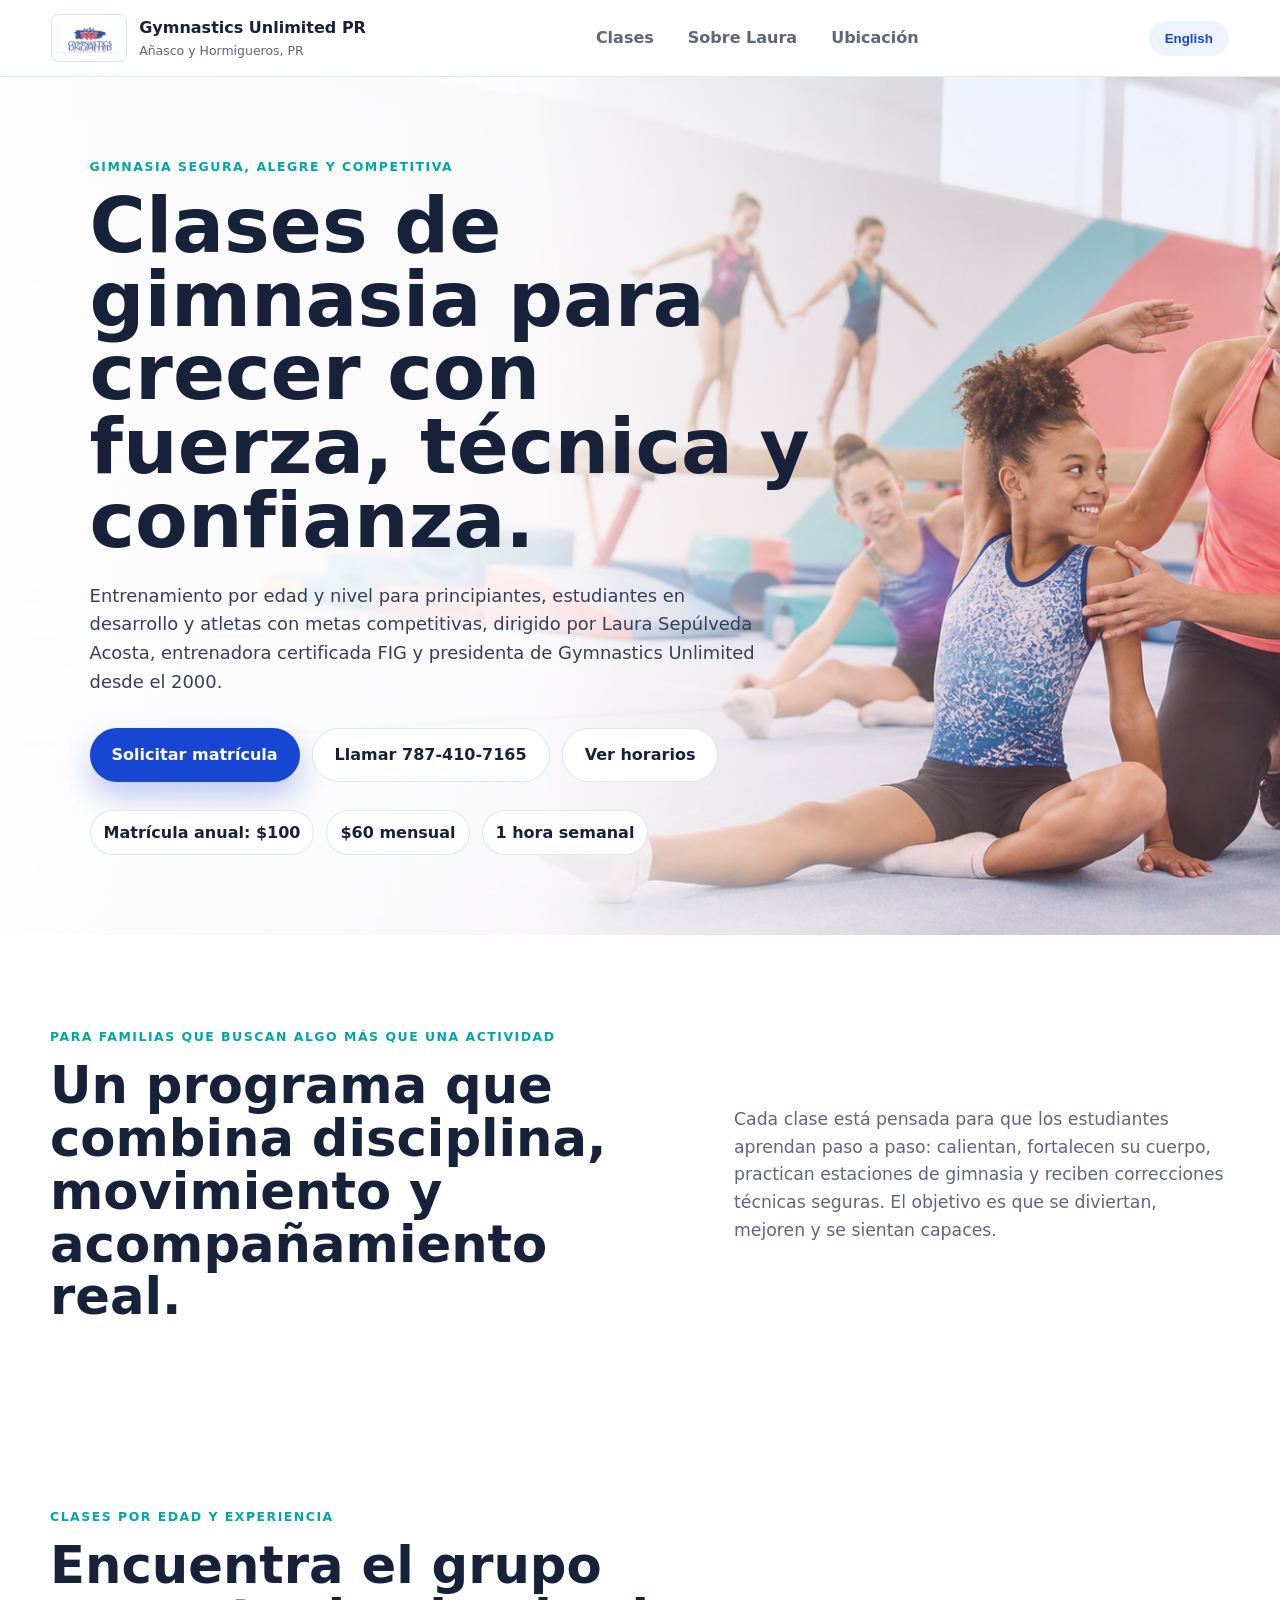
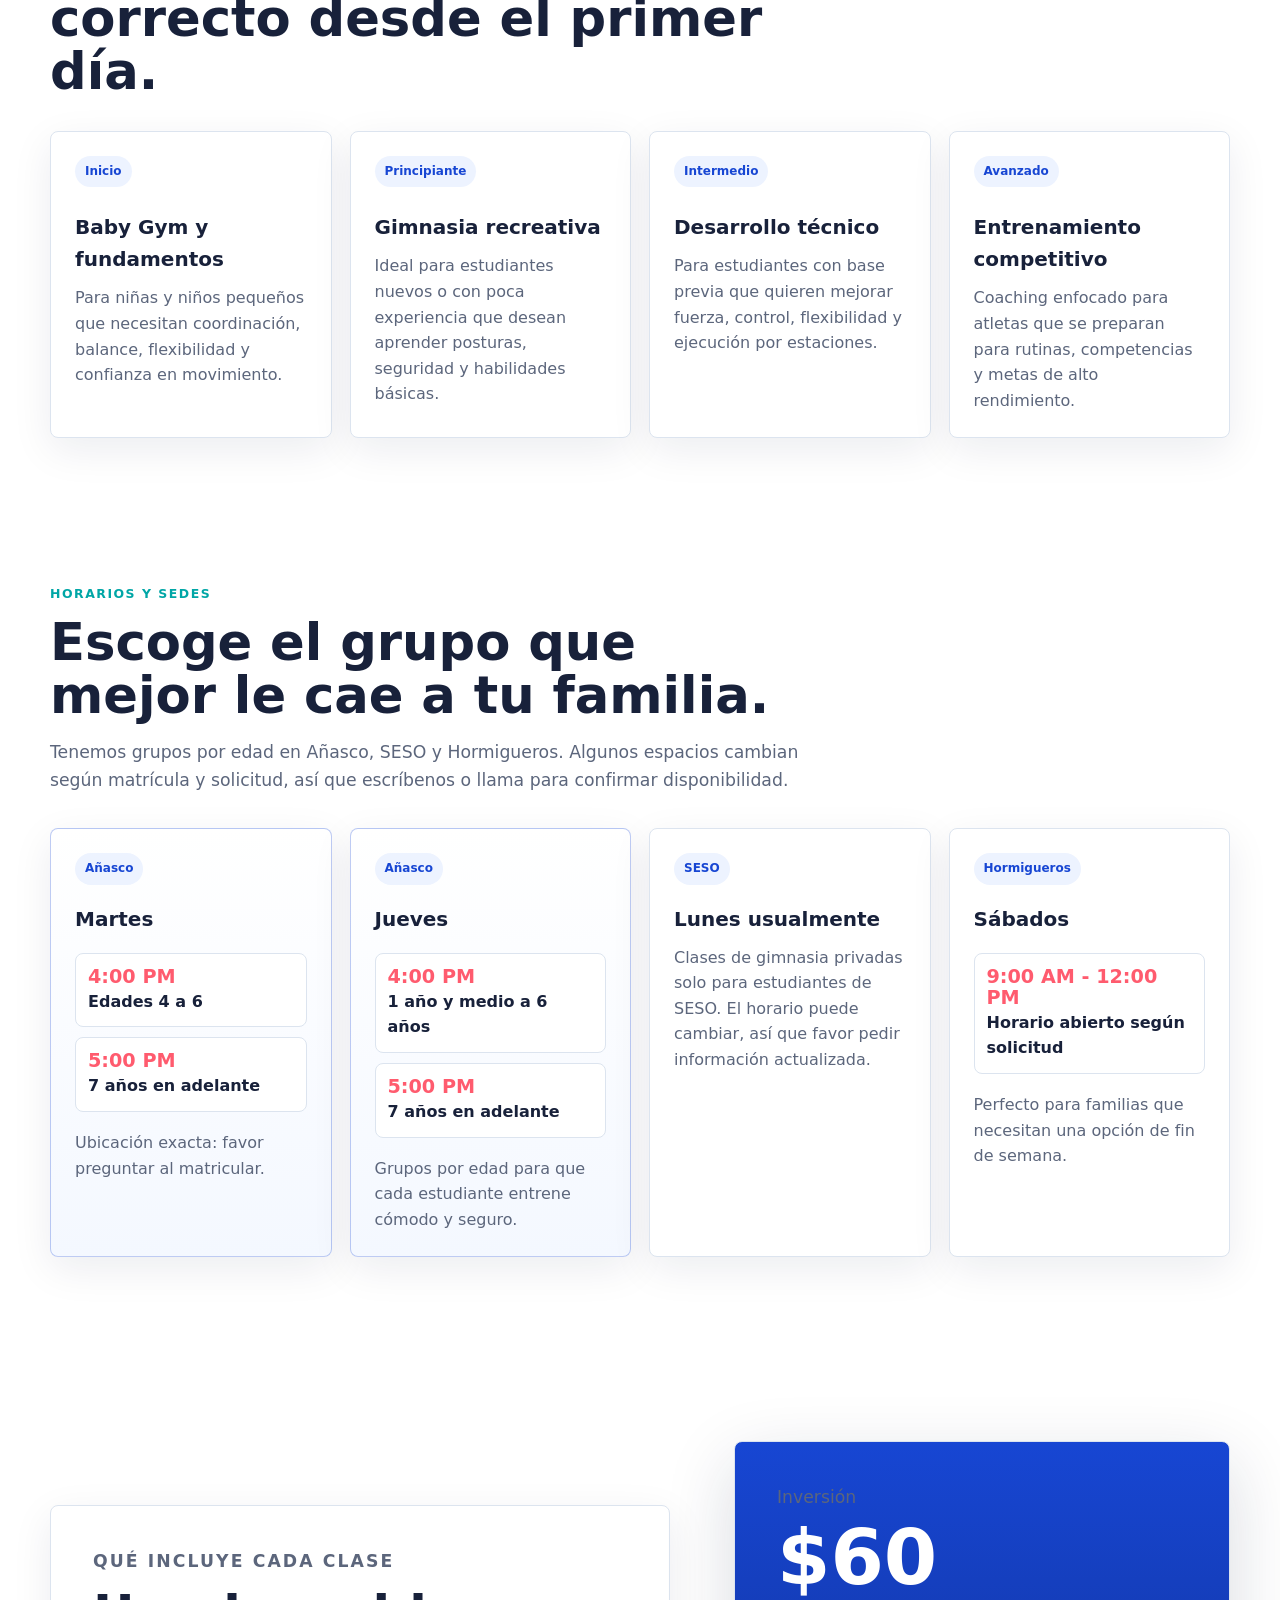
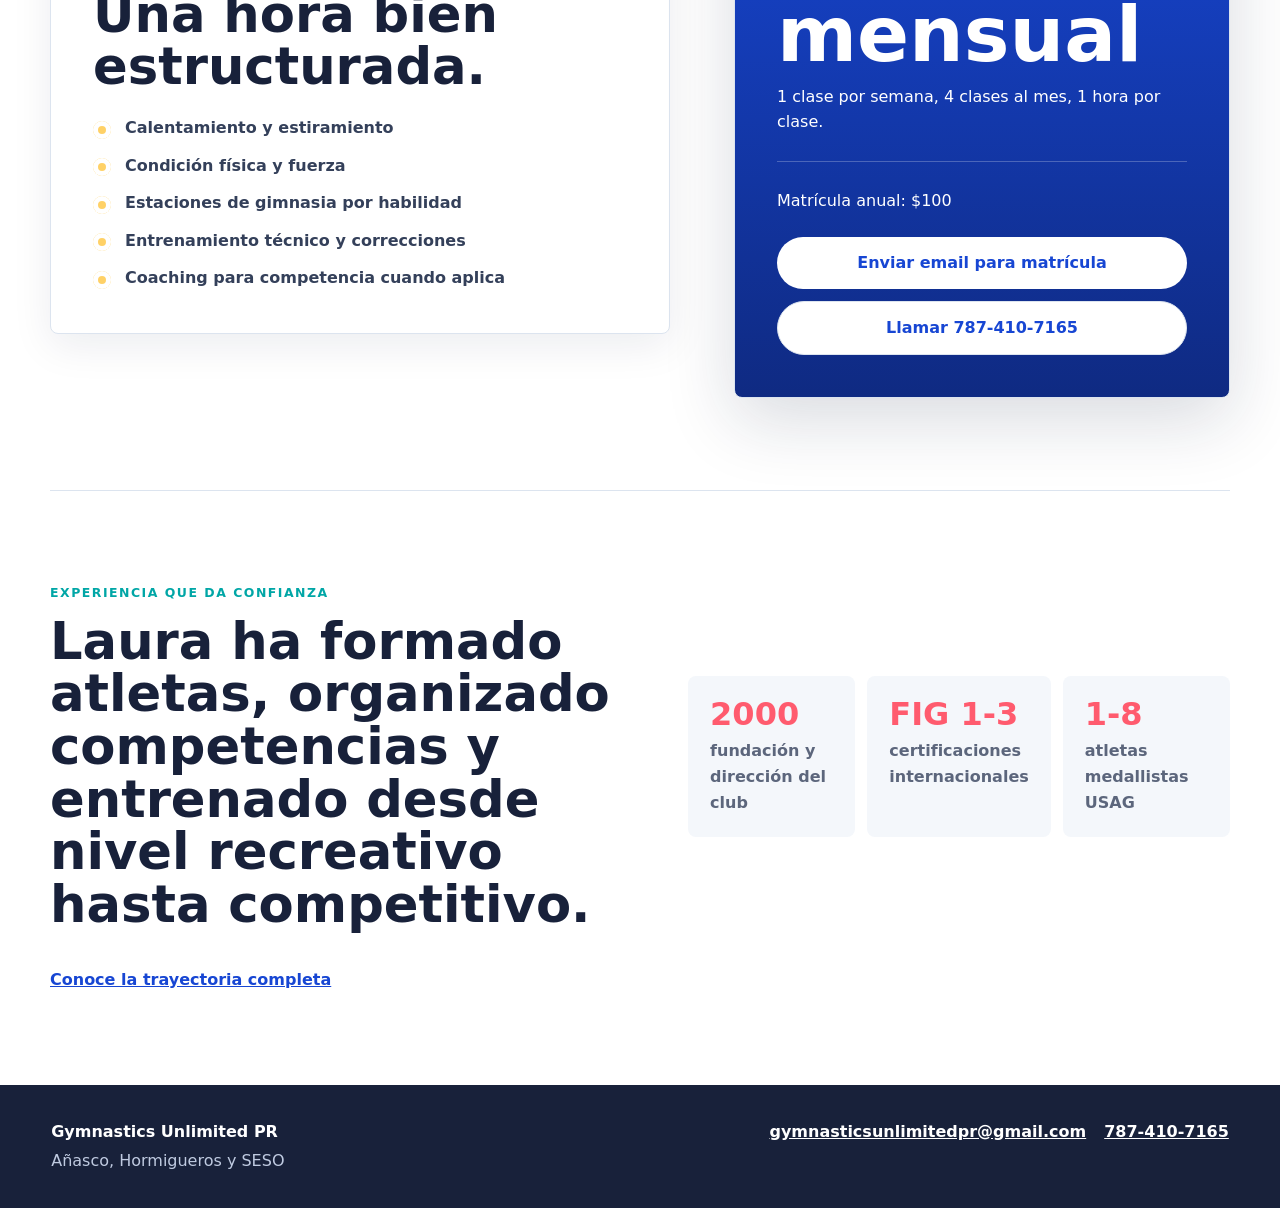
<file: index.html>
<!doctype html>
<html lang="es">
  <head>
    <meta charset="utf-8" />
    <meta name="viewport" content="width=device-width, initial-scale=1" />
    <title>Gymnastics Unlimited PR | Clases de gimnasia en Añasco y Hormigueros</title>
    <meta
      name="description"
      content="Clases de gimnasia en Añasco, Hormigueros y SESO para niñas, niños y jóvenes por edad y nivel. Entrenamiento, condición física, coaching y competencia."
    />
    <link rel="stylesheet" href="styles.css" />
  </head>
  <body>
    <header class="site-header">
      <a class="brand" href="index.html" aria-label="Gymnastics Unlimited PR home">
        <img class="brand-logo" src="assets/gymnastics-unlimited-logo.jpg" alt="Gymnastics Unlimited Puerto Rico logo" />
        <span>
          <strong>Gymnastics Unlimited PR</strong>
          <small data-es="Añasco y Hormigueros, PR" data-en="Anasco and Hormigueros, PR">Añasco y Hormigueros, PR</small>
        </span>
      </a>

      <nav class="nav" aria-label="Main navigation">
        <a href="index.html" data-es="Clases" data-en="Classes">Clases</a>
        <a href="about.html" data-es="Sobre Laura" data-en="About Laura">Sobre Laura</a>
        <a href="location.html" data-es="Ubicación" data-en="Location">Ubicación</a>
      </nav>

      <button class="lang-toggle" type="button" aria-label="Switch language">
        <span data-lang-label>English</span>
      </button>
    </header>

    <main>
      <section class="hero">
        <img class="hero-image" src="assets/gymnastics-hero.png" alt="Clase juvenil de gimnasia con entrenadora y estaciones de practica" />
        <div class="hero-overlay"></div>
        <div class="hero-content">
          <p class="eyebrow" data-es="Gimnasia segura, alegre y competitiva" data-en="Safe, joyful, competitive gymnastics">
            Gimnasia segura, alegre y competitiva
          </p>
          <h1
            data-es="Clases de gimnasia para crecer con fuerza, técnica y confianza."
            data-en="Gymnastics classes that build strength, technique, and confidence."
          >
            Clases de gimnasia para crecer con fuerza, técnica y confianza.
          </h1>
          <p
            class="hero-copy"
            data-es="Entrenamiento por edad y nivel para principiantes, estudiantes en desarrollo y atletas con metas competitivas, dirigido por Laura Sepúlveda Acosta, entrenadora certificada FIG y presidenta de Gymnastics Unlimited desde el 2000."
            data-en="Age and level-based training for beginners, developing students, and athletes with competitive goals, led by Laura Sepulveda Acosta, FIG-certified coach and president of Gymnastics Unlimited since 2000."
          >
            Entrenamiento por edad y nivel para principiantes, estudiantes en desarrollo y atletas con metas competitivas, dirigido por Laura Sepúlveda Acosta, entrenadora certificada FIG y presidenta de Gymnastics Unlimited desde el 2000.
          </p>
          <div class="hero-actions">
            <a class="button primary" href="mailto:gymnasticsunlimitedpr@gmail.com?subject=Solicitud%20de%20matricula%20-%20Gymnastics%20Unlimited%20PR" data-es="Solicitar matrícula" data-en="Request enrollment">
              Solicitar matrícula
            </a>
            <a class="button secondary" href="tel:+17874107165" data-es="Llamar 787-410-7165" data-en="Call 787-410-7165">
              Llamar 787-410-7165
            </a>
            <a class="button secondary" href="#horarios" data-es="Ver horarios" data-en="View schedule">
              Ver horarios
            </a>
          </div>
          <div class="quick-facts" aria-label="Program highlights">
            <span data-es="Matrícula anual: $100" data-en="Annual registration: $100">Matrícula anual: $100</span>
            <span data-es="$60 mensual" data-en="$60 monthly">$60 mensual</span>
            <span data-es="1 hora semanal" data-en="1 hour weekly">1 hora semanal</span>
          </div>
        </div>
      </section>

      <section class="section intro">
        <div>
          <p class="eyebrow" data-es="Para familias que buscan algo más que una actividad" data-en="For families who want more than an activity">
            Para familias que buscan algo más que una actividad
          </p>
          <h2 data-es="Un programa que combina disciplina, movimiento y acompañamiento real." data-en="A program that blends discipline, movement, and real coaching.">
            Un programa que combina disciplina, movimiento y acompañamiento real.
          </h2>
        </div>
        <p
          data-es="Cada clase está pensada para que los estudiantes aprendan paso a paso: calientan, fortalecen su cuerpo, practican estaciones de gimnasia y reciben correcciones técnicas seguras. El objetivo es que se diviertan, mejoren y se sientan capaces."
          data-en="Each class is designed so students learn step by step: they warm up, strengthen their bodies, practice gymnastics stations, and receive safe technical coaching. The goal is for them to have fun, improve, and feel capable."
        >
          Cada clase está pensada para que los estudiantes aprendan paso a paso: calientan, fortalecen su cuerpo, practican estaciones de gimnasia y reciben correcciones técnicas seguras. El objetivo es que se diviertan, mejoren y se sientan capaces.
        </p>
      </section>

      <section class="section" id="programas">
        <div class="section-heading">
          <p class="eyebrow" data-es="Clases por edad y experiencia" data-en="Classes by age and experience">
            Clases por edad y experiencia
          </p>
          <h2 data-es="Encuentra el grupo correcto desde el primer día." data-en="Find the right group from day one.">
            Encuentra el grupo correcto desde el primer día.
          </h2>
        </div>

        <div class="program-grid">
          <article class="program-card">
            <span class="card-tag" data-es="Inicio" data-en="Starter">Inicio</span>
            <h3 data-es="Baby Gym y fundamentos" data-en="Baby Gym and fundamentals">Baby Gym y fundamentos</h3>
            <p data-es="Para niñas y niños pequeños que necesitan coordinación, balance, flexibilidad y confianza en movimiento." data-en="For young children building coordination, balance, flexibility, and confidence in movement.">
              Para niñas y niños pequeños que necesitan coordinación, balance, flexibilidad y confianza en movimiento.
            </p>
          </article>
          <article class="program-card">
            <span class="card-tag" data-es="Principiante" data-en="Beginner">Principiante</span>
            <h3 data-es="Gimnasia recreativa" data-en="Recreational gymnastics">Gimnasia recreativa</h3>
            <p data-es="Ideal para estudiantes nuevos o con poca experiencia que desean aprender posturas, seguridad y habilidades básicas." data-en="Ideal for new or less experienced students learning positions, safety, and basic skills.">
              Ideal para estudiantes nuevos o con poca experiencia que desean aprender posturas, seguridad y habilidades básicas.
            </p>
          </article>
          <article class="program-card">
            <span class="card-tag" data-es="Intermedio" data-en="Intermediate">Intermedio</span>
            <h3 data-es="Desarrollo técnico" data-en="Technical development">Desarrollo técnico</h3>
            <p data-es="Para estudiantes con base previa que quieren mejorar fuerza, control, flexibilidad y ejecución por estaciones." data-en="For students with a foundation who want to improve strength, control, flexibility, and station execution.">
              Para estudiantes con base previa que quieren mejorar fuerza, control, flexibilidad y ejecución por estaciones.
            </p>
          </article>
          <article class="program-card">
            <span class="card-tag" data-es="Avanzado" data-en="Advanced">Avanzado</span>
            <h3 data-es="Entrenamiento competitivo" data-en="Competition training">Entrenamiento competitivo</h3>
            <p data-es="Coaching enfocado para atletas que se preparan para rutinas, competencias y metas de alto rendimiento." data-en="Focused coaching for athletes preparing routines, competitions, and higher-performance goals.">
              Coaching enfocado para atletas que se preparan para rutinas, competencias y metas de alto rendimiento.
            </p>
          </article>
        </div>
      </section>

      <section class="section schedule-section" id="horarios">
        <div class="section-heading">
          <p class="eyebrow" data-es="Horarios y sedes" data-en="Schedule and locations">Horarios y sedes</p>
          <h2 data-es="Escoge el grupo que mejor le cae a tu familia." data-en="Choose the group that fits your family best.">
            Escoge el grupo que mejor le cae a tu familia.
          </h2>
          <p
            data-es="Tenemos grupos por edad en Añasco, SESO y Hormigueros. Algunos espacios cambian según matrícula y solicitud, así que escríbenos o llama para confirmar disponibilidad."
            data-en="We offer age-based groups in Anasco, SESO, and Hormigueros. Some spots change based on enrollment and requests, so email or call to confirm availability."
          >
            Tenemos grupos por edad en Añasco, SESO y Hormigueros. Algunos espacios cambian según matrícula y solicitud, así que escríbenos o llama para confirmar disponibilidad.
          </p>
        </div>

        <div class="schedule-grid">
          <article class="schedule-card featured">
            <span data-es="Añasco" data-en="Anasco">Añasco</span>
            <h3 data-es="Martes" data-en="Tuesdays">Martes</h3>
            <ul>
              <li><strong data-es="4:00 PM" data-en="4:00 PM">4:00 PM</strong><em data-es="Edades 4 a 6" data-en="Ages 4 to 6">Edades 4 a 6</em></li>
              <li><strong data-es="5:00 PM" data-en="5:00 PM">5:00 PM</strong><em data-es="7 años en adelante" data-en="Ages 7 and up">7 años en adelante</em></li>
            </ul>
            <p data-es="Ubicación exacta: favor preguntar al matricular." data-en="Exact location: please ask when enrolling.">Ubicación exacta: favor preguntar al matricular.</p>
          </article>

          <article class="schedule-card featured">
            <span data-es="Añasco" data-en="Anasco">Añasco</span>
            <h3 data-es="Jueves" data-en="Thursdays">Jueves</h3>
            <ul>
              <li><strong data-es="4:00 PM" data-en="4:00 PM">4:00 PM</strong><em data-es="1 año y medio a 6 años" data-en="1.5 to 6 years old">1 año y medio a 6 años</em></li>
              <li><strong data-es="5:00 PM" data-en="5:00 PM">5:00 PM</strong><em data-es="7 años en adelante" data-en="Ages 7 and up">7 años en adelante</em></li>
            </ul>
            <p data-es="Grupos por edad para que cada estudiante entrene cómodo y seguro." data-en="Age-based groups so every student trains comfortably and safely.">Grupos por edad para que cada estudiante entrene cómodo y seguro.</p>
          </article>

          <article class="schedule-card">
            <span data-es="SESO" data-en="SESO">SESO</span>
            <h3 data-es="Lunes usualmente" data-en="Usually Mondays">Lunes usualmente</h3>
            <p
              data-es="Clases de gimnasia privadas solo para estudiantes de SESO. El horario puede cambiar, así que favor pedir información actualizada."
              data-en="Private gymnastics classes for SESO students only. The schedule can change, so please ask for the latest information."
            >
              Clases de gimnasia privadas solo para estudiantes de SESO. El horario puede cambiar, así que favor pedir información actualizada.
            </p>
          </article>

          <article class="schedule-card">
            <span data-es="Hormigueros" data-en="Hormigueros">Hormigueros</span>
            <h3 data-es="Sábados" data-en="Saturdays">Sábados</h3>
            <ul>
              <li><strong data-es="9:00 AM - 12:00 PM" data-en="9:00 AM - 12:00 PM">9:00 AM - 12:00 PM</strong><em data-es="Horario abierto según solicitud" data-en="Open schedule based on requests">Horario abierto según solicitud</em></li>
            </ul>
            <p data-es="Perfecto para familias que necesitan una opción de fin de semana." data-en="Perfect for families who need a weekend option.">Perfecto para familias que necesitan una opción de fin de semana.</p>
          </article>
        </div>
      </section>

      <section class="section split">
        <div class="panel">
          <p class="eyebrow" data-es="Qué incluye cada clase" data-en="What each class includes">Qué incluye cada clase</p>
          <h2 data-es="Una hora bien estructurada." data-en="One well-structured hour.">Una hora bien estructurada.</h2>
          <ul class="check-list">
            <li data-es="Calentamiento y estiramiento" data-en="Warm up and stretching">Calentamiento y estiramiento</li>
            <li data-es="Condición física y fuerza" data-en="Physical conditioning and strength">Condición física y fuerza</li>
            <li data-es="Estaciones de gimnasia por habilidad" data-en="Gymnastics stations by skill">Estaciones de gimnasia por habilidad</li>
            <li data-es="Entrenamiento técnico y correcciones" data-en="Technical training and corrections">Entrenamiento técnico y correcciones</li>
            <li data-es="Coaching para competencia cuando aplica" data-en="Competition coaching when applicable">Coaching para competencia cuando aplica</li>
          </ul>
        </div>

        <div class="price-card" aria-label="Pricing">
          <p data-es="Inversión" data-en="Investment">Inversión</p>
          <strong data-es="$60 mensual" data-en="$60 monthly">$60 mensual</strong>
          <span data-es="1 clase por semana, 4 clases al mes, 1 hora por clase." data-en="1 class per week, 4 classes per month, 1 hour per class.">
            1 clase por semana, 4 clases al mes, 1 hora por clase.
          </span>
          <hr />
          <span data-es="Matrícula anual: $100" data-en="Annual registration: $100">Matrícula anual: $100</span>
          <a class="button primary full" href="mailto:gymnasticsunlimitedpr@gmail.com?subject=Solicitud%20de%20matricula%20-%20Gymnastics%20Unlimited%20PR" data-es="Enviar email para matrícula" data-en="Email to enroll">
            Enviar email para matrícula
          </a>
          <a class="button secondary full" href="tel:+17874107165" data-es="Llamar 787-410-7165" data-en="Call 787-410-7165">
            Llamar 787-410-7165
          </a>
        </div>
      </section>

      <section class="section proof">
        <div>
          <p class="eyebrow" data-es="Experiencia que da confianza" data-en="Experience families can trust">Experiencia que da confianza</p>
          <h2 data-es="Laura ha formado atletas, organizado competencias y entrenado desde nivel recreativo hasta competitivo." data-en="Laura has trained athletes, organized competitions, and coached from recreational to competitive levels.">
            Laura ha formado atletas, organizado competencias y entrenado desde nivel recreativo hasta competitivo.
          </h2>
        </div>
        <div class="stats">
          <div><strong>2000</strong><span data-es="fundación y dirección del club" data-en="club leadership began">fundación y dirección del club</span></div>
          <div><strong>FIG 1-3</strong><span data-es="certificaciones internacionales" data-en="international certifications">certificaciones internacionales</span></div>
          <div><strong>1-8</strong><span data-es="atletas medallistas USAG" data-en="USAG medalist athletes">atletas medallistas USAG</span></div>
        </div>
        <a class="text-link" href="about.html" data-es="Conoce la trayectoria completa" data-en="See the full background">Conoce la trayectoria completa</a>
      </section>
    </main>

    <footer class="footer">
      <div>
        <strong>Gymnastics Unlimited PR</strong>
        <p data-es="Añasco, Hormigueros y SESO" data-en="Anasco, Hormigueros, and SESO">Añasco, Hormigueros y SESO</p>
      </div>
      <div class="footer-contact">
        <a href="mailto:gymnasticsunlimitedpr@gmail.com">gymnasticsunlimitedpr@gmail.com</a>
        <a href="tel:+17874107165">787-410-7165</a>
      </div>
    </footer>

    <script src="script.js"></script>
  </body>
</html>
</file>
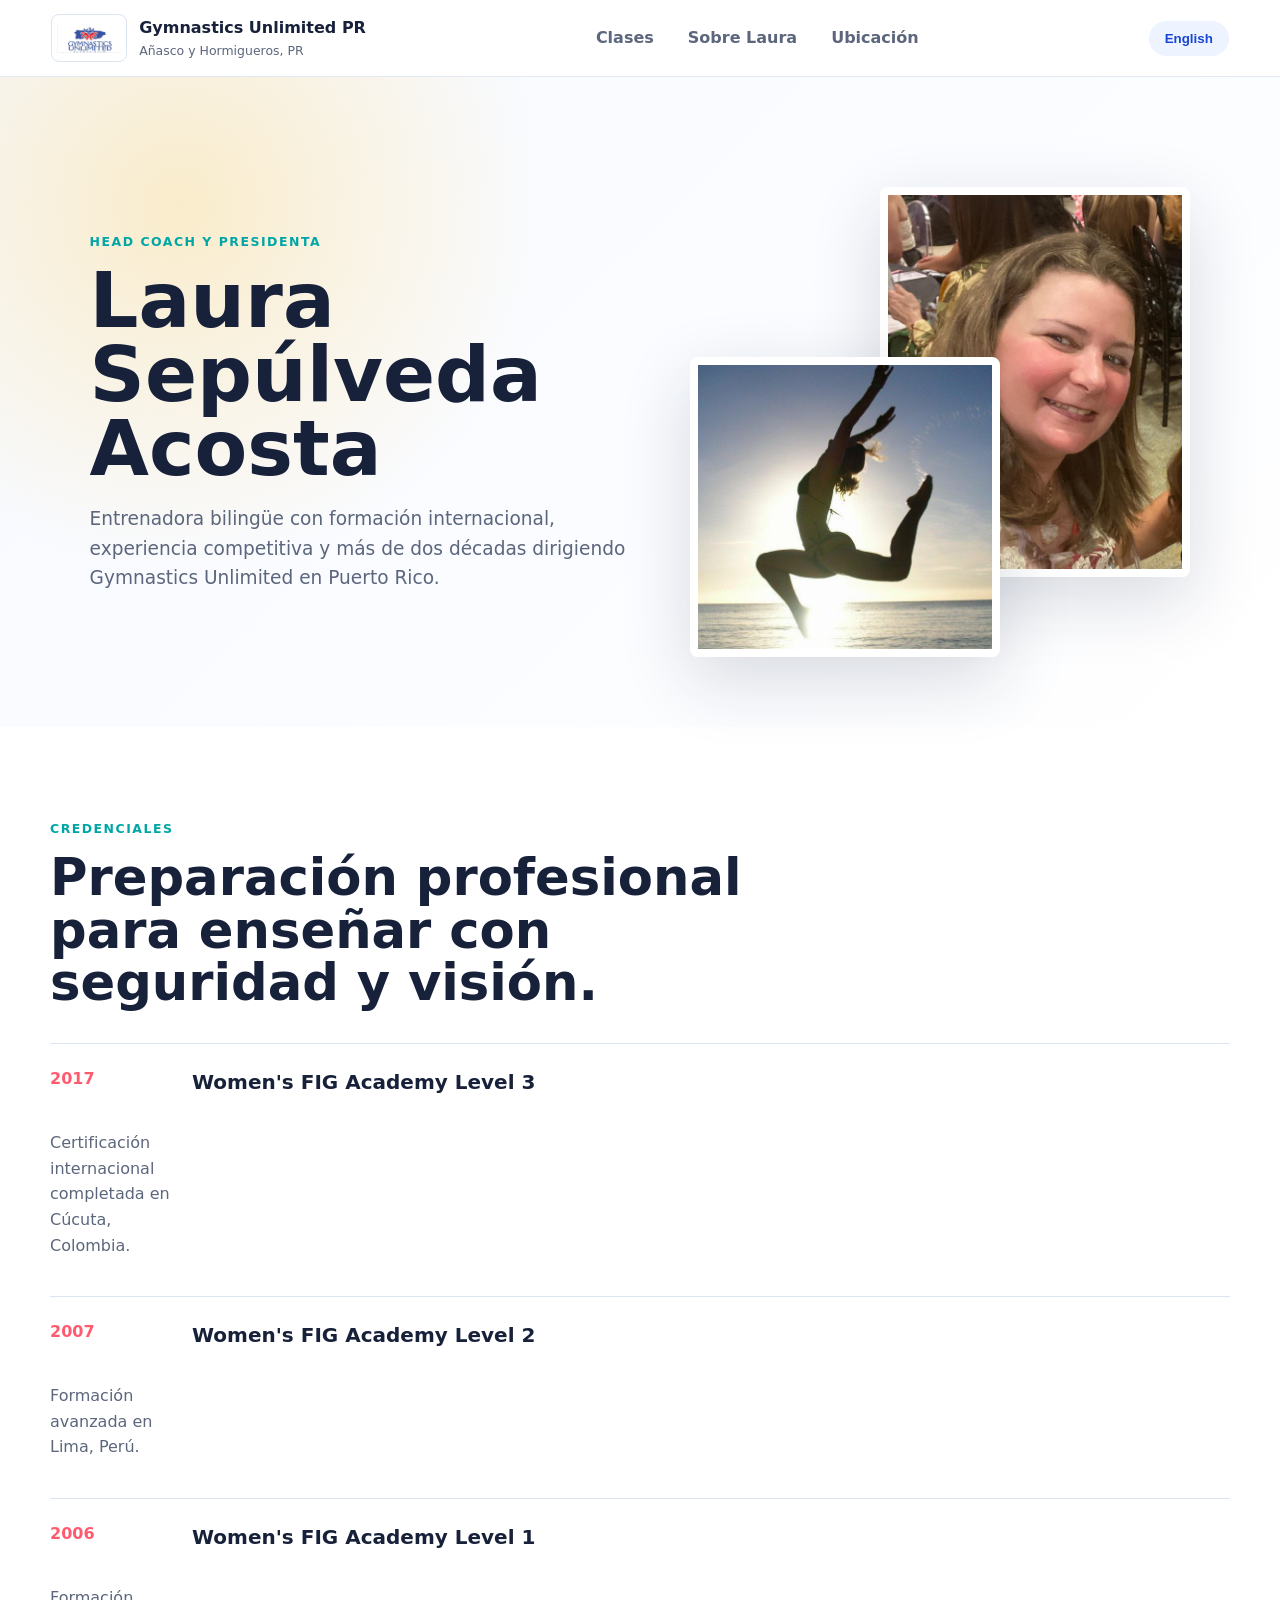
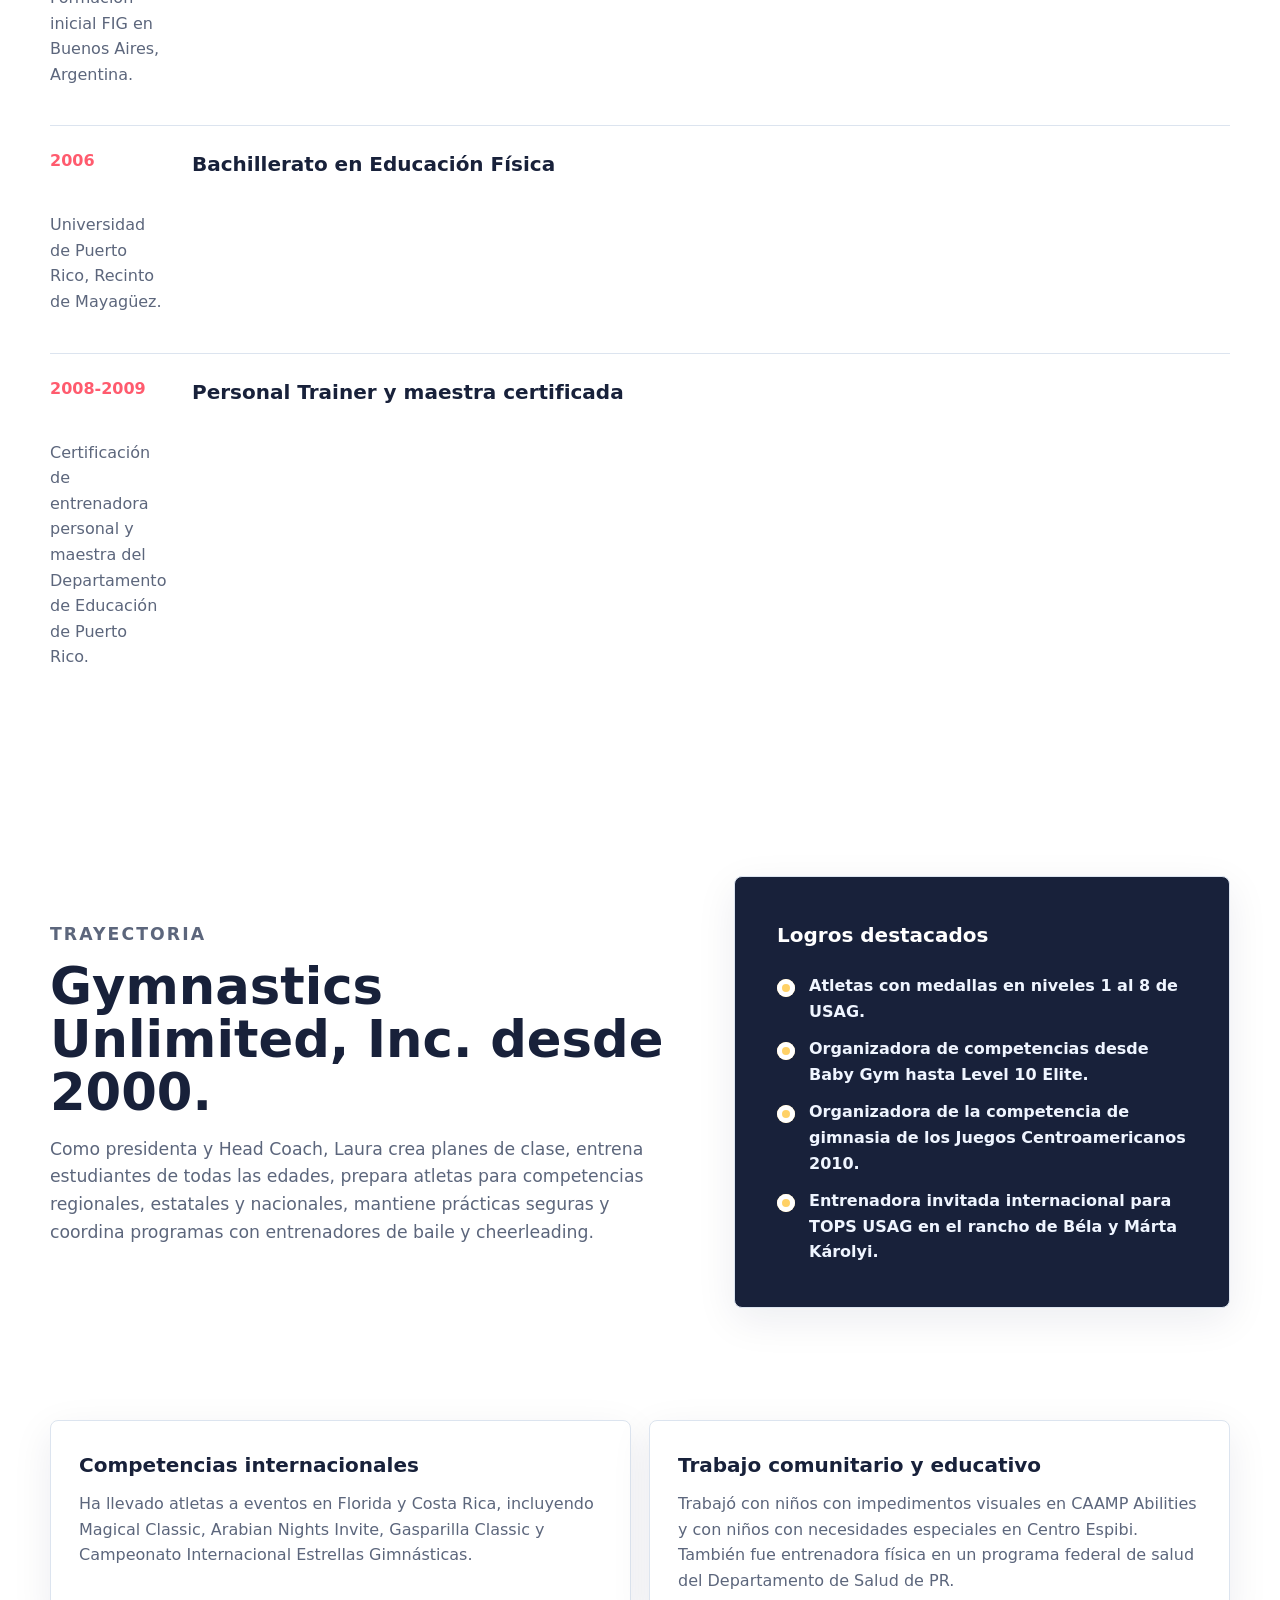
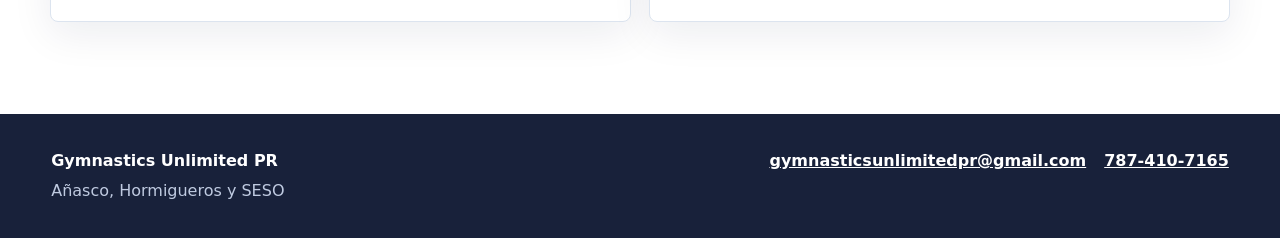
<file: about.html>
<!doctype html>
<html lang="es">
  <head>
    <meta charset="utf-8" />
    <meta name="viewport" content="width=device-width, initial-scale=1" />
    <title>Sobre Laura | Gymnastics Unlimited PR</title>
    <meta name="description" content="Experiencia, certificaciones y logros de Laura Sepulveda Acosta, head coach de Gymnastics Unlimited PR." />
    <link rel="stylesheet" href="styles.css" />
  </head>
  <body>
    <header class="site-header">
      <a class="brand" href="index.html">
        <img class="brand-logo" src="assets/gymnastics-unlimited-logo.jpg" alt="Gymnastics Unlimited Puerto Rico logo" />
        <span><strong>Gymnastics Unlimited PR</strong><small>Añasco y Hormigueros, PR</small></span>
      </a>
      <nav class="nav" aria-label="Main navigation">
        <a href="index.html" data-es="Clases" data-en="Classes">Clases</a>
        <a href="about.html" data-es="Sobre Laura" data-en="About Laura">Sobre Laura</a>
        <a href="location.html" data-es="Ubicación" data-en="Location">Ubicación</a>
      </nav>
      <button class="lang-toggle" type="button" aria-label="Switch language"><span data-lang-label>English</span></button>
    </header>

    <main>
      <section class="page-hero about-hero">
        <div class="about-hero-copy">
          <p class="eyebrow" data-es="Head Coach y presidenta" data-en="Head Coach and president">Head Coach y presidenta</p>
          <h1 data-es="Laura Sepúlveda Acosta" data-en="Laura Sepulveda Acosta">Laura Sepúlveda Acosta</h1>
          <p
            data-es="Entrenadora bilingüe con formación internacional, experiencia competitiva y más de dos décadas dirigiendo Gymnastics Unlimited en Puerto Rico."
            data-en="A bilingual coach with international training, competitive experience, and more than two decades leading Gymnastics Unlimited in Puerto Rico."
          >
            Entrenadora bilingüe con formación internacional, experiencia competitiva y más de dos décadas dirigiendo Gymnastics Unlimited en Puerto Rico.
          </p>
        </div>
        <div class="about-photo-stack" aria-label="Fotos de Laura Sepulveda Acosta">
          <img class="about-portrait" src="assets/laura-portrait.jpg" alt="Retrato de Laura Sepulveda Acosta" />
          <img class="about-action" src="assets/laura-gymnastics-action.jpg" alt="Laura realizando una figura gimnastica frente al mar" />
        </div>
      </section>

      <section class="section timeline-section">
        <div class="section-heading">
          <p class="eyebrow" data-es="Credenciales" data-en="Credentials">Credenciales</p>
          <h2 data-es="Preparación profesional para enseñar con seguridad y visión." data-en="Professional preparation to teach with safety and vision.">
            Preparación profesional para enseñar con seguridad y visión.
          </h2>
        </div>

        <div class="timeline">
          <article>
            <span>2017</span>
            <h3 data-es="Women's FIG Academy Level 3" data-en="Women's FIG Academy Level 3">Women's FIG Academy Level 3</h3>
            <p data-es="Certificación internacional completada en Cúcuta, Colombia." data-en="International certification completed in Cucuta, Colombia.">Certificación internacional completada en Cúcuta, Colombia.</p>
          </article>
          <article>
            <span>2007</span>
            <h3 data-es="Women's FIG Academy Level 2" data-en="Women's FIG Academy Level 2">Women's FIG Academy Level 2</h3>
            <p data-es="Formación avanzada en Lima, Perú." data-en="Advanced training in Lima, Peru.">Formación avanzada en Lima, Perú.</p>
          </article>
          <article>
            <span>2006</span>
            <h3 data-es="Women's FIG Academy Level 1" data-en="Women's FIG Academy Level 1">Women's FIG Academy Level 1</h3>
            <p data-es="Formación inicial FIG en Buenos Aires, Argentina." data-en="FIG foundational training in Buenos Aires, Argentina.">Formación inicial FIG en Buenos Aires, Argentina.</p>
          </article>
          <article>
            <span>2006</span>
            <h3 data-es="Bachillerato en Educación Física" data-en="Bachelor's in Physical Education">Bachillerato en Educación Física</h3>
            <p data-es="Universidad de Puerto Rico, Recinto de Mayagüez." data-en="University of Puerto Rico, Mayaguez Campus.">Universidad de Puerto Rico, Recinto de Mayagüez.</p>
          </article>
          <article>
            <span>2008-2009</span>
            <h3 data-es="Personal Trainer y maestra certificada" data-en="Personal trainer and certified teacher">Personal Trainer y maestra certificada</h3>
            <p data-es="Certificación de entrenadora personal y maestra del Departamento de Educación de Puerto Rico." data-en="Personal trainer certification and certified teacher with Puerto Rico's Department of Education.">
              Certificación de entrenadora personal y maestra del Departamento de Educación de Puerto Rico.
            </p>
          </article>
        </div>
      </section>

      <section class="section split">
        <div>
          <p class="eyebrow" data-es="Trayectoria" data-en="Experience">Trayectoria</p>
          <h2 data-es="Gymnastics Unlimited, Inc. desde 2000." data-en="Gymnastics Unlimited, Inc. since 2000.">Gymnastics Unlimited, Inc. desde 2000.</h2>
          <p
            data-es="Como presidenta y Head Coach, Laura crea planes de clase, entrena estudiantes de todas las edades, prepara atletas para competencias regionales, estatales y nacionales, mantiene prácticas seguras y coordina programas con entrenadores de baile y cheerleading."
            data-en="As president and Head Coach, Laura creates lesson plans, coaches students of all ages, prepares athletes for regional, state, and national competitions, maintains safe practices, and coordinates programs with dance and cheerleading coaches."
          >
            Como presidenta y Head Coach, Laura crea planes de clase, entrena estudiantes de todas las edades, prepara atletas para competencias regionales, estatales y nacionales, mantiene prácticas seguras y coordina programas con entrenadores de baile y cheerleading.
          </p>
        </div>
        <div class="panel accent">
          <h3 data-es="Logros destacados" data-en="Selected achievements">Logros destacados</h3>
          <ul class="check-list">
            <li data-es="Atletas con medallas en niveles 1 al 8 de USAG." data-en="Athletes with medals in USAG Levels 1 through 8.">Atletas con medallas en niveles 1 al 8 de USAG.</li>
            <li data-es="Organizadora de competencias desde Baby Gym hasta Level 10 Elite." data-en="Organizer of competitions from Baby Gym to Level 10 Elite.">Organizadora de competencias desde Baby Gym hasta Level 10 Elite.</li>
            <li data-es="Organizadora de la competencia de gimnasia de los Juegos Centroamericanos 2010." data-en="Organizer of the gymnastics competition at the 2010 Central American Games.">Organizadora de la competencia de gimnasia de los Juegos Centroamericanos 2010.</li>
            <li data-es="Entrenadora invitada internacional para TOPS USAG en el rancho de Béla y Márta Károlyi." data-en="Invited international coach for TOPS USAG at Bela and Marta Karolyi Ranch.">Entrenadora invitada internacional para TOPS USAG en el rancho de Béla y Márta Károlyi.</li>
          </ul>
        </div>
      </section>

      <section class="section event-grid">
        <article>
          <h3 data-es="Competencias internacionales" data-en="International competitions">Competencias internacionales</h3>
          <p data-es="Ha llevado atletas a eventos en Florida y Costa Rica, incluyendo Magical Classic, Arabian Nights Invite, Gasparilla Classic y Campeonato Internacional Estrellas Gimnásticas." data-en="She has led athletes to events in Florida and Costa Rica, including Magical Classic, Arabian Nights Invite, Gasparilla Classic, and Campeonato Internacional Estrellas Gimnasticas.">
            Ha llevado atletas a eventos en Florida y Costa Rica, incluyendo Magical Classic, Arabian Nights Invite, Gasparilla Classic y Campeonato Internacional Estrellas Gimnásticas.
          </p>
        </article>
        <article>
          <h3 data-es="Trabajo comunitario y educativo" data-en="Community and education work">Trabajo comunitario y educativo</h3>
          <p data-es="Trabajó con niños con impedimentos visuales en CAAMP Abilities y con niños con necesidades especiales en Centro Espibi. También fue entrenadora física en un programa federal de salud del Departamento de Salud de PR." data-en="She worked with visually impaired children at CAAMP Abilities and with children with special needs at Centro Espibi. She also served as a physical fitness trainer in a federal health program with Puerto Rico's Health Department.">
            Trabajó con niños con impedimentos visuales en CAAMP Abilities y con niños con necesidades especiales en Centro Espibi. También fue entrenadora física en un programa federal de salud del Departamento de Salud de PR.
          </p>
        </article>
      </section>
    </main>

    <footer class="footer">
      <div><strong>Gymnastics Unlimited PR</strong><p>Añasco, Hormigueros y SESO</p></div>
      <div class="footer-contact">
        <a href="mailto:gymnasticsunlimitedpr@gmail.com">gymnasticsunlimitedpr@gmail.com</a>
        <a href="tel:+17874107165">787-410-7165</a>
      </div>
    </footer>

    <script src="script.js"></script>
  </body>
</html>
</file>
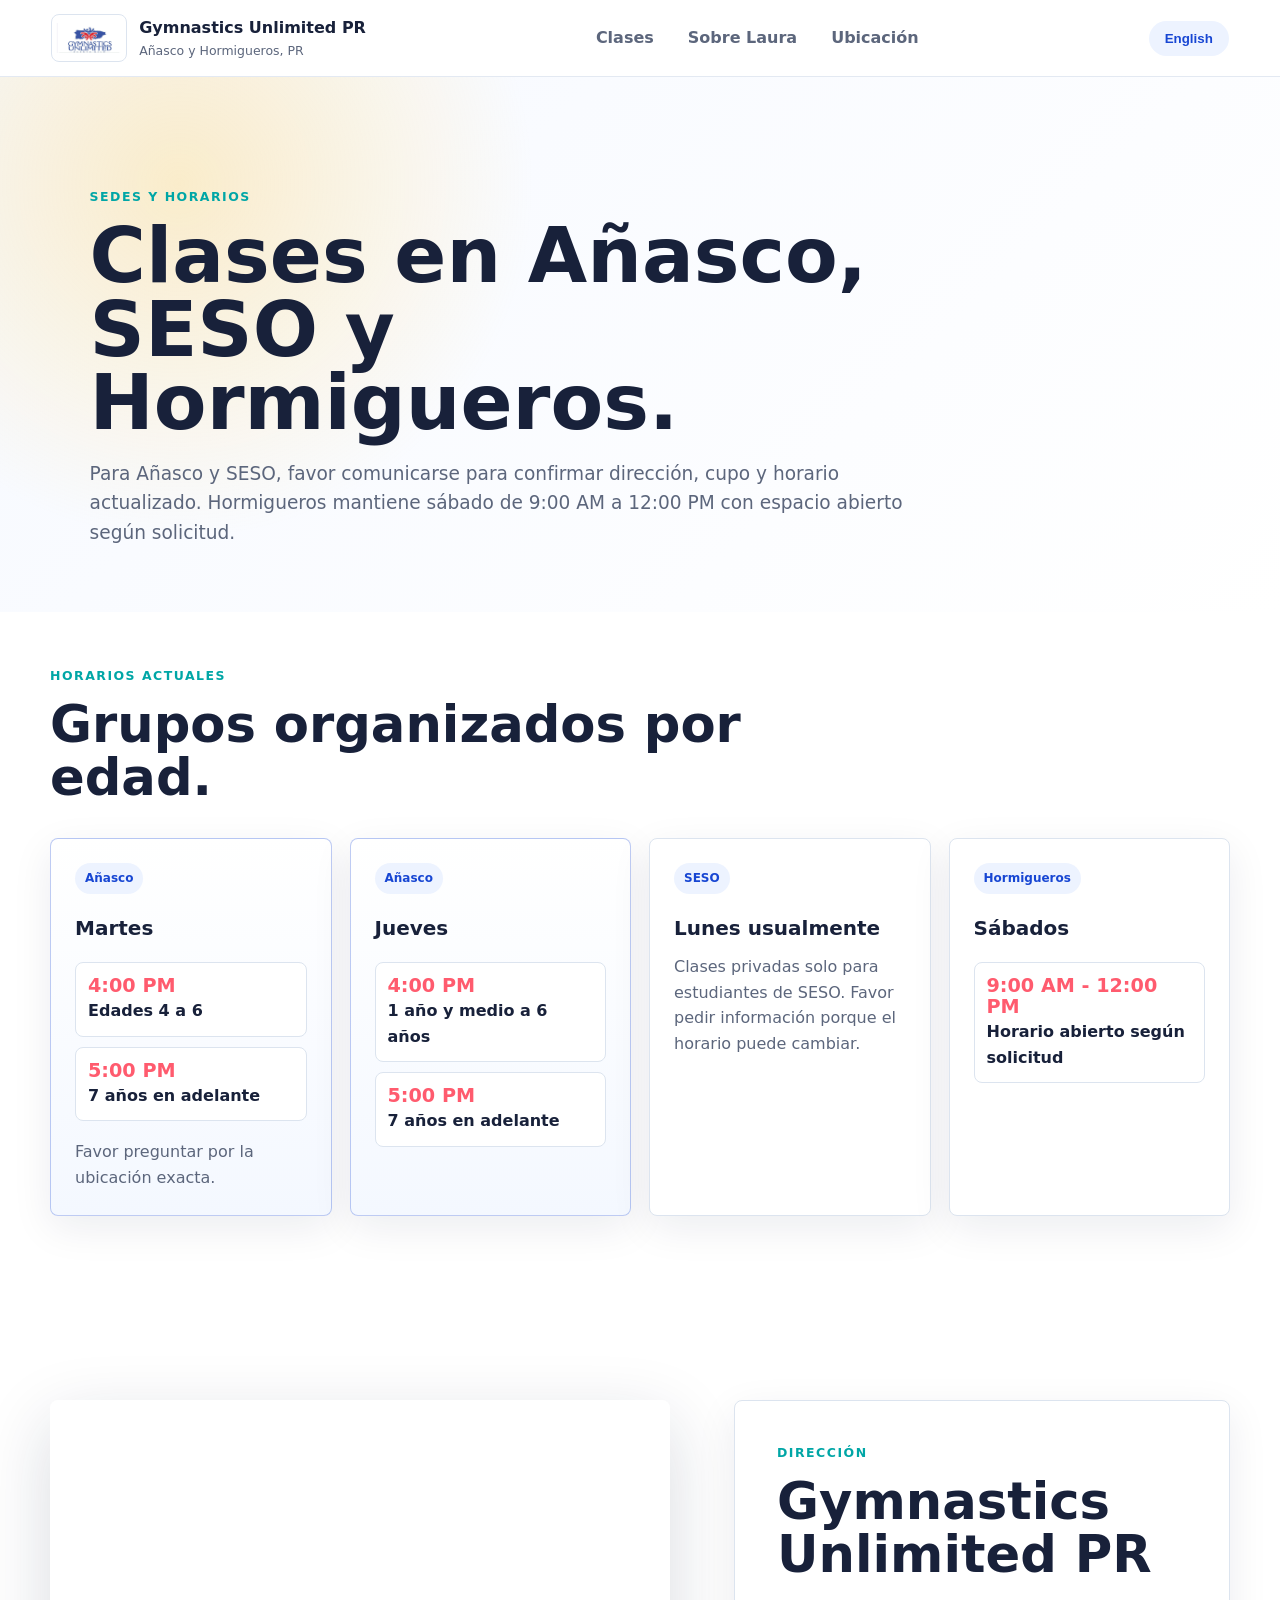
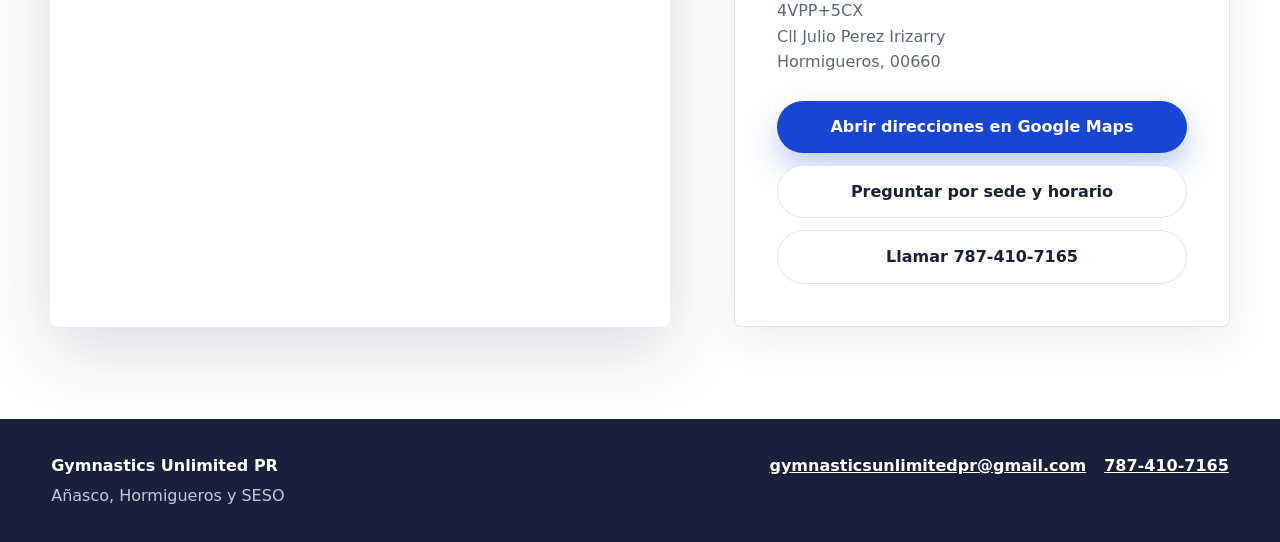
<file: location.html>
<!doctype html>
<html lang="es">
  <head>
    <meta charset="utf-8" />
    <meta name="viewport" content="width=device-width, initial-scale=1" />
    <title>Ubicación | Gymnastics Unlimited PR</title>
    <meta name="description" content="Ubicación, horarios y direcciones para Gymnastics Unlimited PR en Añasco, Hormigueros y SESO." />
    <link rel="stylesheet" href="styles.css" />
  </head>
  <body>
    <header class="site-header">
      <a class="brand" href="index.html">
        <img class="brand-logo" src="assets/gymnastics-unlimited-logo.jpg" alt="Gymnastics Unlimited Puerto Rico logo" />
        <span><strong>Gymnastics Unlimited PR</strong><small>Añasco y Hormigueros, PR</small></span>
      </a>
      <nav class="nav" aria-label="Main navigation">
        <a href="index.html" data-es="Clases" data-en="Classes">Clases</a>
        <a href="about.html" data-es="Sobre Laura" data-en="About Laura">Sobre Laura</a>
        <a href="location.html" data-es="Ubicación" data-en="Location">Ubicación</a>
      </nav>
      <button class="lang-toggle" type="button" aria-label="Switch language"><span data-lang-label>English</span></button>
    </header>

    <main>
      <section class="page-hero compact">
        <p class="eyebrow" data-es="Sedes y horarios" data-en="Locations and schedule">Sedes y horarios</p>
        <h1 data-es="Clases en Añasco, SESO y Hormigueros." data-en="Classes in Anasco, SESO, and Hormigueros.">Clases en Añasco, SESO y Hormigueros.</h1>
        <p
          data-es="Para Añasco y SESO, favor comunicarse para confirmar dirección, cupo y horario actualizado. Hormigueros mantiene sábado de 9:00 AM a 12:00 PM con espacio abierto según solicitud."
          data-en="For Anasco and SESO, please contact us to confirm address, availability, and the latest schedule. Hormigueros runs Saturdays from 9:00 AM to 12:00 PM with open scheduling based on requests."
        >
          Para Añasco y SESO, favor comunicarse para confirmar dirección, cupo y horario actualizado. Hormigueros mantiene sábado de 9:00 AM a 12:00 PM con espacio abierto según solicitud.
        </p>
      </section>

      <section class="section schedule-section location-schedule">
        <div class="section-heading">
          <p class="eyebrow" data-es="Horarios actuales" data-en="Current schedule">Horarios actuales</p>
          <h2 data-es="Grupos organizados por edad." data-en="Groups organized by age.">Grupos organizados por edad.</h2>
        </div>

        <div class="schedule-grid">
          <article class="schedule-card featured">
            <span data-es="Añasco" data-en="Anasco">Añasco</span>
            <h3 data-es="Martes" data-en="Tuesdays">Martes</h3>
            <ul>
              <li><strong>4:00 PM</strong><em data-es="Edades 4 a 6" data-en="Ages 4 to 6">Edades 4 a 6</em></li>
              <li><strong>5:00 PM</strong><em data-es="7 años en adelante" data-en="Ages 7 and up">7 años en adelante</em></li>
            </ul>
            <p data-es="Favor preguntar por la ubicación exacta." data-en="Please ask for the exact location.">Favor preguntar por la ubicación exacta.</p>
          </article>

          <article class="schedule-card featured">
            <span data-es="Añasco" data-en="Anasco">Añasco</span>
            <h3 data-es="Jueves" data-en="Thursdays">Jueves</h3>
            <ul>
              <li><strong>4:00 PM</strong><em data-es="1 año y medio a 6 años" data-en="1.5 to 6 years old">1 año y medio a 6 años</em></li>
              <li><strong>5:00 PM</strong><em data-es="7 años en adelante" data-en="Ages 7 and up">7 años en adelante</em></li>
            </ul>
          </article>

          <article class="schedule-card">
            <span>SESO</span>
            <h3 data-es="Lunes usualmente" data-en="Usually Mondays">Lunes usualmente</h3>
            <p data-es="Clases privadas solo para estudiantes de SESO. Favor pedir información porque el horario puede cambiar." data-en="Private classes for SESO students only. Please ask for details because the schedule can change.">
              Clases privadas solo para estudiantes de SESO. Favor pedir información porque el horario puede cambiar.
            </p>
          </article>

          <article class="schedule-card">
            <span>Hormigueros</span>
            <h3 data-es="Sábados" data-en="Saturdays">Sábados</h3>
            <ul>
              <li><strong>9:00 AM - 12:00 PM</strong><em data-es="Horario abierto según solicitud" data-en="Open schedule based on requests">Horario abierto según solicitud</em></li>
            </ul>
          </article>
        </div>
      </section>

      <section class="section location-layout">
        <div class="map-card">
          <iframe
            title="Google Map to Gymnastics Unlimited PR in Hormigueros"
            loading="lazy"
            referrerpolicy="no-referrer-when-downgrade"
            src="https://www.google.com/maps?q=4VPP%2B5CX%2C%20Cll%20Julio%20Perez%20Irizarry%2C%20Hormigueros%2C%2000660&output=embed"
          ></iframe>
        </div>
        <aside class="directions-card">
          <p class="eyebrow" data-es="Dirección" data-en="Address">Dirección</p>
          <h2 data-es="Gymnastics Unlimited PR" data-en="Gymnastics Unlimited PR">Gymnastics Unlimited PR</h2>
          <address>
            4VPP+5CX<br />
            Cll Julio Perez Irizarry<br />
            Hormigueros, 00660
          </address>
          <a class="button primary full" href="https://maps.app.goo.gl/XVLVSMFdUhe7Dchy7" target="_blank" rel="noreferrer" data-es="Abrir direcciones en Google Maps" data-en="Open directions in Google Maps">
            Abrir direcciones en Google Maps
          </a>
          <a class="button secondary full" href="mailto:gymnasticsunlimitedpr@gmail.com?subject=Solicitud%20de%20informacion%20-%20Gymnastics%20Unlimited%20PR" data-es="Preguntar por sede y horario" data-en="Ask about location and schedule">
            Preguntar por sede y horario
          </a>
          <a class="button secondary full" href="tel:+17874107165" data-es="Llamar 787-410-7165" data-en="Call 787-410-7165">
            Llamar 787-410-7165
          </a>
        </aside>
      </section>
    </main>

    <footer class="footer">
      <div><strong>Gymnastics Unlimited PR</strong><p>Añasco, Hormigueros y SESO</p></div>
      <div class="footer-contact">
        <a href="mailto:gymnasticsunlimitedpr@gmail.com">gymnasticsunlimitedpr@gmail.com</a>
        <a href="tel:+17874107165">787-410-7165</a>
      </div>
    </footer>

    <script src="script.js"></script>
  </body>
</html>
</file>
<file: styles.css>
:root {
  --ink: #18213a;
  --muted: #5c667c;
  --surface: #ffffff;
  --soft: #f4f7fb;
  --line: #dce4ef;
  --coral: #ff5b6e;
  --blue: #1746d3;
  --teal: #00a6a6;
  --yellow: #ffd166;
  --shadow: 0 22px 70px rgba(18, 30, 64, 0.16);
}

* {
  box-sizing: border-box;
}

body {
  margin: 0;
  font-family: Inter, ui-sans-serif, system-ui, -apple-system, BlinkMacSystemFont, "Segoe UI", sans-serif;
  color: var(--ink);
  background: var(--surface);
  line-height: 1.6;
}

a {
  color: inherit;
}

.site-header {
  position: sticky;
  top: 0;
  z-index: 20;
  display: flex;
  align-items: center;
  justify-content: space-between;
  gap: 24px;
  padding: 14px clamp(18px, 4vw, 54px);
  background: rgba(255, 255, 255, 0.92);
  border-bottom: 1px solid rgba(220, 228, 239, 0.8);
  backdrop-filter: blur(18px);
}

.brand {
  display: inline-flex;
  align-items: center;
  gap: 12px;
  text-decoration: none;
  min-width: 230px;
}

.brand-logo {
  width: 76px;
  height: 48px;
  object-fit: contain;
  background: #fff;
  border: 1px solid var(--line);
  border-radius: 8px;
  padding: 4px;
}

.brand strong,
.brand small {
  display: block;
}

.brand small {
  color: var(--muted);
  font-size: 0.78rem;
}

.nav {
  display: flex;
  align-items: center;
  gap: clamp(14px, 3vw, 34px);
  font-weight: 750;
}

.nav a {
  text-decoration: none;
  color: var(--muted);
}

.nav a:hover {
  color: var(--blue);
}

.lang-toggle,
.button {
  border: 0;
  border-radius: 999px;
  font-weight: 850;
  cursor: pointer;
}

.lang-toggle {
  padding: 10px 16px;
  color: var(--blue);
  background: #edf3ff;
}

.hero {
  position: relative;
  min-height: 760px;
  display: grid;
  align-items: center;
  overflow: hidden;
}

.hero-image,
.hero-overlay {
  position: absolute;
  inset: 0;
}

.hero-image {
  width: 100%;
  height: 100%;
  object-fit: cover;
}

.hero-overlay {
  background:
    linear-gradient(90deg, rgba(255, 255, 255, 0.98) 0%, rgba(255, 255, 255, 0.86) 42%, rgba(255, 255, 255, 0.12) 78%),
    linear-gradient(180deg, rgba(23, 70, 211, 0.08), rgba(255, 91, 110, 0.12));
}

.hero-content {
  position: relative;
  z-index: 2;
  width: min(760px, calc(100% - 36px));
  margin-left: clamp(18px, 7vw, 92px);
  padding: 80px 0;
}

.eyebrow {
  margin: 0 0 12px;
  color: var(--teal);
  font-size: 0.78rem;
  font-weight: 900;
  letter-spacing: 0.12em;
  text-transform: uppercase;
}

h1,
h2,
h3,
p {
  overflow-wrap: anywhere;
}

h1 {
  margin: 0;
  max-width: 780px;
  font-size: clamp(2.55rem, 6vw, 5.8rem);
  line-height: 0.96;
  letter-spacing: 0;
}

h2 {
  margin: 0;
  font-size: clamp(2rem, 4vw, 3.45rem);
  line-height: 1.03;
  letter-spacing: 0;
}

h3 {
  margin: 0 0 10px;
  font-size: 1.25rem;
}

.hero-copy {
  max-width: 680px;
  margin: 24px 0 0;
  color: #34405a;
  font-size: 1.12rem;
}

.hero-actions,
.quick-facts {
  display: flex;
  flex-wrap: wrap;
  gap: 12px;
}

.hero-actions {
  margin-top: 32px;
}

.button {
  display: inline-flex;
  justify-content: center;
  align-items: center;
  min-height: 48px;
  padding: 13px 22px;
  text-decoration: none;
}

.button.primary {
  color: #fff;
  background: var(--blue);
  box-shadow: 0 14px 30px rgba(23, 70, 211, 0.28);
}

.button.secondary {
  color: var(--ink);
  background: #fff;
  border: 1px solid var(--line);
}

.button.full {
  width: 100%;
}

.quick-facts {
  margin-top: 28px;
}

.quick-facts span {
  padding: 9px 13px;
  color: var(--ink);
  background: rgba(255, 255, 255, 0.86);
  border: 1px solid rgba(220, 228, 239, 0.92);
  border-radius: 999px;
  font-weight: 800;
}

.section {
  width: min(1180px, calc(100% - 36px));
  margin: 0 auto;
  padding: 92px 0;
}

.intro,
.split,
.location-layout {
  display: grid;
  grid-template-columns: minmax(0, 1fr) minmax(320px, 0.8fr);
  gap: clamp(26px, 5vw, 72px);
  align-items: center;
}

.intro p:last-child,
.split p {
  color: var(--muted);
  font-size: 1.08rem;
}

.section-heading {
  max-width: 760px;
  margin-bottom: 34px;
}

.program-grid {
  display: grid;
  grid-template-columns: repeat(4, minmax(0, 1fr));
  gap: 18px;
}

.schedule-section {
  padding-top: 54px;
}

.section-heading p:not(.eyebrow) {
  max-width: 760px;
  color: var(--muted);
  font-size: 1.08rem;
}

.schedule-grid {
  display: grid;
  grid-template-columns: repeat(4, minmax(0, 1fr));
  gap: 18px;
}

.schedule-card {
  min-height: 300px;
  padding: 24px;
  background: var(--surface);
  border: 1px solid var(--line);
  border-radius: 8px;
  box-shadow: 0 12px 40px rgba(18, 30, 64, 0.08);
}

.schedule-card.featured {
  border-color: rgba(23, 70, 211, 0.28);
  background: linear-gradient(180deg, #ffffff, #f4f8ff);
}

.schedule-card span {
  display: inline-flex;
  margin-bottom: 18px;
  padding: 6px 10px;
  color: var(--blue);
  background: #edf3ff;
  border-radius: 999px;
  font-size: 0.75rem;
  font-weight: 900;
}

.schedule-card ul {
  display: grid;
  gap: 10px;
  padding: 0;
  margin: 18px 0;
  list-style: none;
}

.schedule-card li {
  display: grid;
  gap: 2px;
  padding: 12px;
  background: #fff;
  border: 1px solid var(--line);
  border-radius: 8px;
}

.schedule-card strong,
.schedule-card em {
  display: block;
}

.schedule-card strong {
  color: var(--coral);
  font-size: 1.2rem;
  line-height: 1.1;
}

.schedule-card em {
  color: var(--ink);
  font-style: normal;
  font-weight: 800;
}

.schedule-card p {
  color: var(--muted);
  margin: 0;
}

.program-card,
.panel,
.price-card,
.directions-card,
.event-grid article {
  background: var(--surface);
  border: 1px solid var(--line);
  border-radius: 8px;
  box-shadow: 0 12px 40px rgba(18, 30, 64, 0.08);
}

.program-card {
  min-height: 260px;
  padding: 24px;
}

.program-card p,
.event-grid p,
.timeline p {
  color: var(--muted);
  margin: 0;
}

.card-tag {
  display: inline-flex;
  margin-bottom: 24px;
  padding: 6px 10px;
  color: var(--blue);
  background: #edf3ff;
  border-radius: 999px;
  font-size: 0.75rem;
  font-weight: 900;
}

.panel,
.price-card,
.directions-card {
  padding: clamp(24px, 4vw, 42px);
}

.panel.accent {
  background: var(--ink);
  color: #fff;
}

.panel.accent .check-list li {
  color: #eff5ff;
}

.check-list {
  display: grid;
  gap: 12px;
  padding: 0;
  margin: 22px 0 0;
  list-style: none;
}

.check-list li {
  position: relative;
  padding-left: 32px;
  color: #34405a;
  font-weight: 750;
}

.check-list li::before {
  content: "";
  position: absolute;
  left: 0;
  top: 0.35em;
  width: 18px;
  height: 18px;
  border-radius: 50%;
  background: var(--yellow);
  box-shadow: inset 0 0 0 5px #fff;
}

.price-card {
  background: linear-gradient(180deg, #1746d3, #0f2a82);
  color: #fff;
  box-shadow: var(--shadow);
}

.price-card p,
.price-card span {
  display: block;
  margin: 0;
}

.price-card strong {
  display: block;
  margin: 8px 0 10px;
  font-size: clamp(3rem, 6vw, 5rem);
  line-height: 1;
}

.price-card hr {
  border: 0;
  border-top: 1px solid rgba(255, 255, 255, 0.24);
  margin: 26px 0;
}

.price-card .button {
  margin-top: 24px;
  background: #fff;
  color: var(--blue);
  box-shadow: none;
}

.price-card .button + .button {
  margin-top: 12px;
}

.proof {
  display: grid;
  grid-template-columns: minmax(0, 1fr) minmax(320px, 0.9fr);
  gap: 36px;
  align-items: center;
  border-top: 1px solid var(--line);
}

.stats {
  display: grid;
  grid-template-columns: repeat(3, 1fr);
  gap: 12px;
}

.stats div {
  padding: 22px;
  background: var(--soft);
  border-radius: 8px;
}

.stats strong,
.stats span {
  display: block;
}

.stats strong {
  color: var(--coral);
  font-size: 2rem;
  line-height: 1;
}

.stats span {
  margin-top: 8px;
  color: var(--muted);
  font-weight: 750;
}

.text-link {
  color: var(--blue);
  font-weight: 900;
}

.page-hero {
  padding: 110px clamp(18px, 7vw, 92px) 70px;
  background: radial-gradient(circle at 14% 20%, rgba(255, 209, 102, 0.34), transparent 30%), linear-gradient(135deg, #f6f9ff, #fff);
}

.about-hero {
  display: grid;
  grid-template-columns: minmax(0, 1fr) minmax(320px, 500px);
  gap: clamp(28px, 5vw, 70px);
  align-items: center;
}

.about-hero-copy {
  min-width: 0;
}

.page-hero.compact {
  padding-bottom: 46px;
}

.page-hero h1,
.page-hero p {
  max-width: 850px;
}

.page-hero p:last-child {
  color: var(--muted);
  font-size: 1.16rem;
}

.about-photo-stack {
  position: relative;
  min-height: 470px;
}

.about-photo-stack img {
  position: absolute;
  display: block;
  width: 62%;
  object-fit: cover;
  border: 8px solid #fff;
  border-radius: 8px;
  box-shadow: var(--shadow);
}

.about-portrait {
  top: 0;
  right: 0;
  height: 390px;
  object-position: center top;
}

.about-action {
  left: 0;
  bottom: 0;
  height: 300px;
  object-position: center;
}

.timeline {
  display: grid;
  gap: 16px;
}

.timeline article {
  display: grid;
  grid-template-columns: 120px minmax(0, 1fr);
  gap: 22px;
  padding: 22px 0;
  border-top: 1px solid var(--line);
}

.timeline span {
  color: var(--coral);
  font-weight: 900;
}

.event-grid {
  display: grid;
  grid-template-columns: repeat(2, 1fr);
  gap: 18px;
  padding-top: 20px;
}

.event-grid article {
  padding: 28px;
}

.map-card {
  min-height: 520px;
  overflow: hidden;
  border-radius: 8px;
  box-shadow: var(--shadow);
}

.map-card iframe {
  width: 100%;
  height: 520px;
  border: 0;
}

address {
  color: var(--muted);
  font-style: normal;
  margin: 18px 0 26px;
}

.directions-card .button + .button {
  margin-top: 12px;
}

.footer {
  display: flex;
  justify-content: space-between;
  gap: 20px;
  padding: 34px clamp(18px, 4vw, 54px);
  color: #fff;
  background: var(--ink);
}

.footer p {
  margin: 4px 0 0;
  color: #bfcae0;
}

.footer-contact {
  display: flex;
  flex-wrap: wrap;
  gap: 10px 18px;
  justify-content: flex-end;
}

.footer-contact a {
  color: #fff;
  font-weight: 800;
}

@media (max-width: 980px) {
  .site-header {
    flex-wrap: wrap;
  }

  .nav {
    order: 3;
    width: 100%;
    justify-content: space-between;
  }

  .hero {
    min-height: 690px;
  }

  .hero-overlay {
    background: linear-gradient(90deg, rgba(255, 255, 255, 0.98), rgba(255, 255, 255, 0.8));
  }

  .intro,
  .split,
  .proof,
  .location-layout {
    grid-template-columns: 1fr;
  }

  .program-grid {
    grid-template-columns: repeat(2, minmax(0, 1fr));
  }

  .schedule-grid {
    grid-template-columns: repeat(2, minmax(0, 1fr));
  }

  .about-hero {
    grid-template-columns: 1fr;
  }

  .about-photo-stack {
    min-height: 420px;
    max-width: 560px;
  }
}

@media (max-width: 640px) {
  .brand {
    min-width: auto;
  }

  .brand-logo {
    width: 58px;
    height: 42px;
  }

  .brand small {
    display: none;
  }

  .site-header {
    gap: 12px;
  }

  .nav {
    gap: 8px;
    font-size: 0.92rem;
  }

  .hero-content {
    margin: 0 auto;
  }

  .program-grid,
  .schedule-grid,
  .stats,
  .event-grid {
    grid-template-columns: 1fr;
  }

  .timeline article {
    grid-template-columns: 1fr;
    gap: 4px;
  }

  .about-photo-stack {
    min-height: 560px;
  }

  .about-photo-stack img {
    position: static;
    width: 100%;
    height: auto;
    max-height: 330px;
    margin-bottom: 14px;
  }

  .footer {
    display: block;
  }

  .footer-contact {
    justify-content: flex-start;
    margin-top: 16px;
  }
}
</file>
